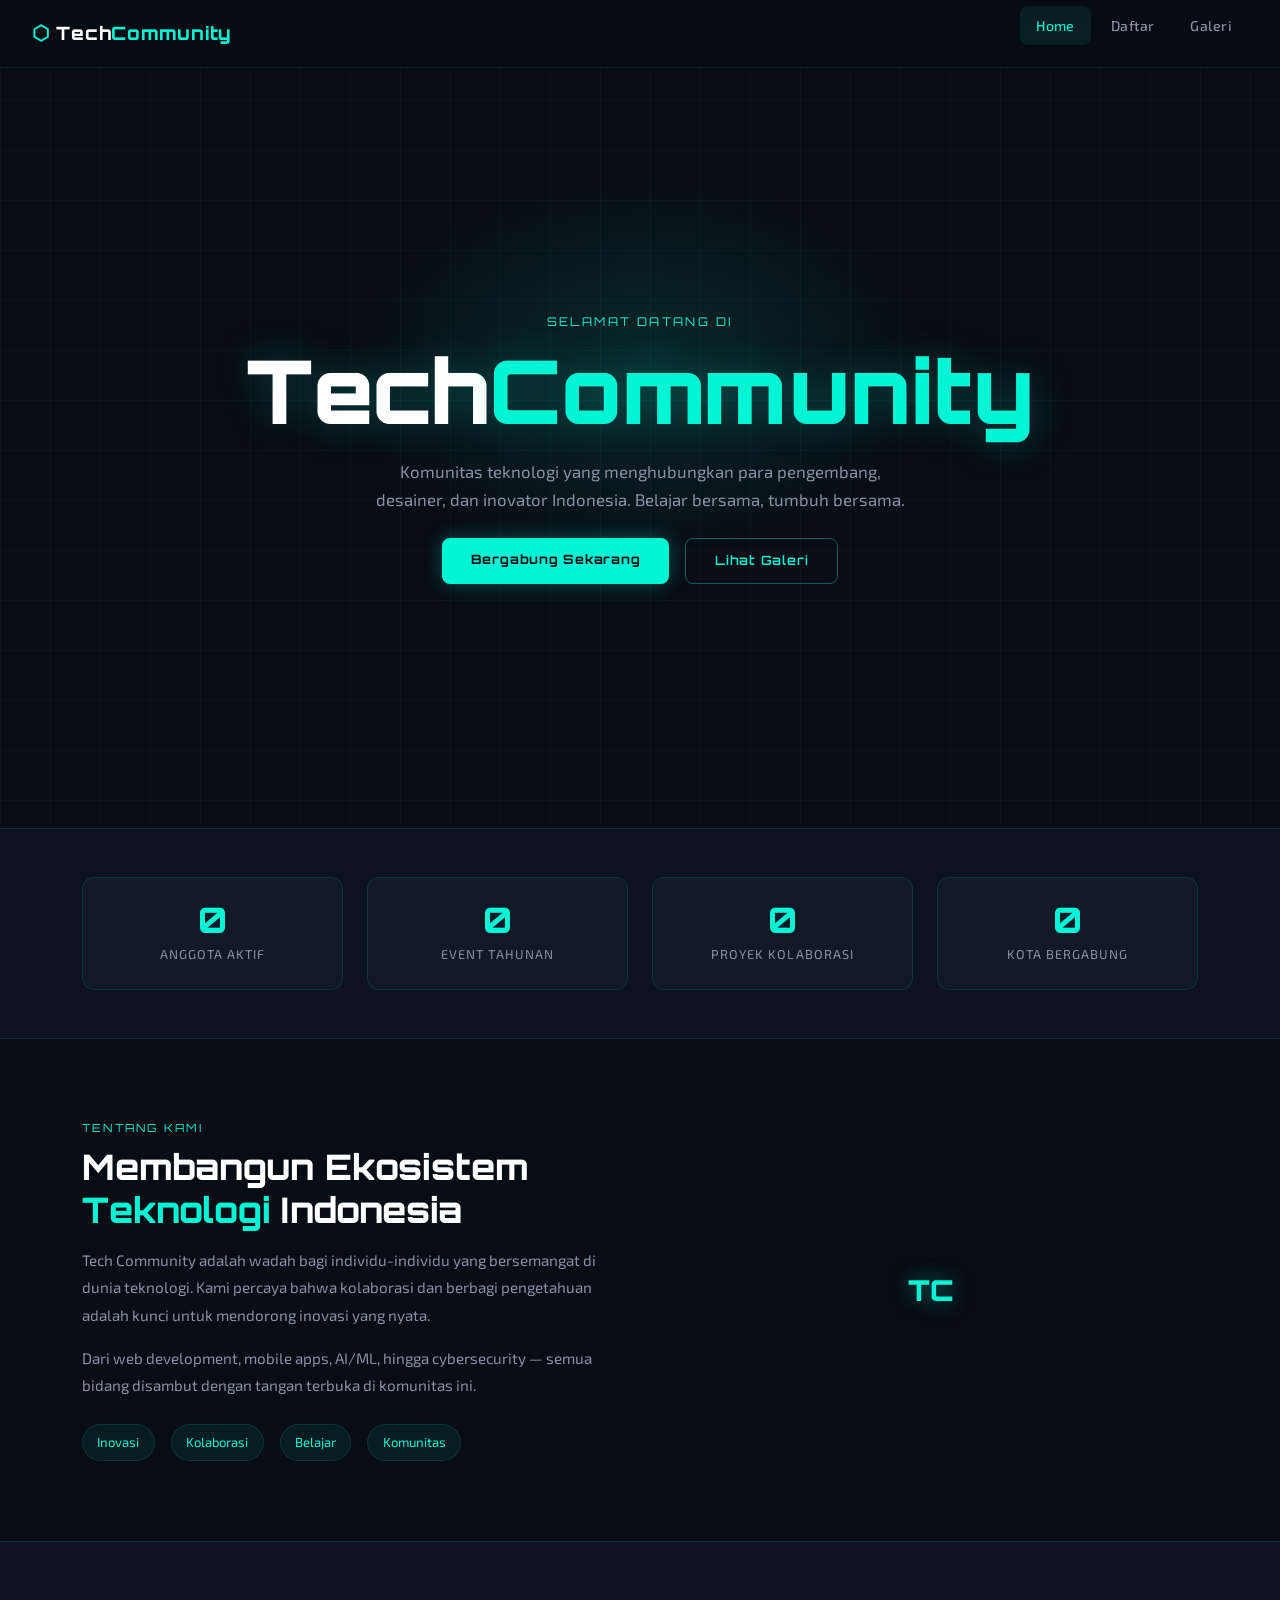
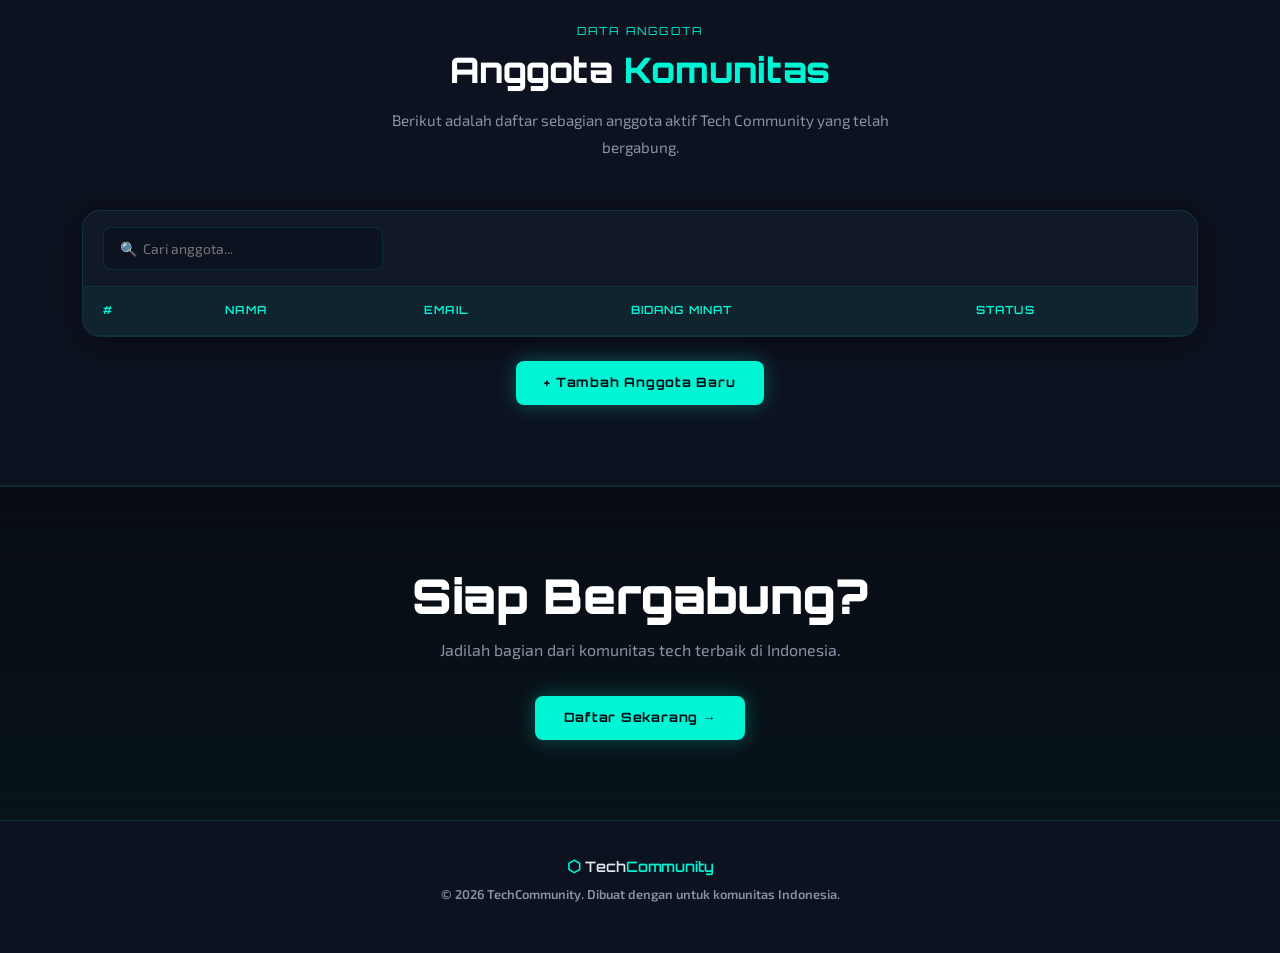
<file: index.html>
<!DOCTYPE html>
<html lang="id">
<head>
  <meta charset="UTF-8" />
  <meta name="viewport" content="width=device-width, initial-scale=1.0"/>
  <title>Tech Community</title>
  <link href="https://cdn.jsdelivr.net/npm/bootstrap@5.3.3/dist/css/bootstrap.min.css" rel="stylesheet"/>
  <link href="https://fonts.googleapis.com/css2?family=Orbitron:wght@400;600;800;900&family=Exo+2:ital,wght@0,300;0,400;0,500;0,600;1,300&display=swap" rel="stylesheet"/>
  <link rel="stylesheet" href="./style.css"/>
</head>
<body>

  <!-- ─── NAV ─────────────────────────────────────────────── -->
  <nav class="tc-nav">
    <div class="tc-nav__brand">
      <span class="brand-icon">⬡</span> Tech<span class="accent">Community</span>
    </div>
    <ul class="tc-nav__links">
      <li><a href="./index.html" class="active">Home</a></li>
      <li><a href="./form.html">Daftar</a></li>
      <li><a href="./gallery.html">Galeri</a></li>
    </ul>
  </nav>

  <!-- ─── HERO ─────────────────────────────────────────────── -->
  <header class="tc-hero">
    <div class="hero-grid-bg"></div>
    <div class="hero-glow"></div>
    <div class="container position-relative z-1 text-center py-5">
      <p class="hero-eyebrow">Selamat Datang di</p>
      <h1 class="hero-title">Tech<span class="accent">Community</span></h1>
      <p class="hero-sub">
        Komunitas teknologi yang menghubungkan para pengembang, desainer, dan inovator Indonesia.
        Belajar bersama, tumbuh bersama.
      </p>
      <div class="d-flex gap-3 justify-content-center flex-wrap mt-4">
        <a href="./form.html" class="btn-tc-primary">Bergabung Sekarang</a>
        <a href="./gallery.html" class="btn-tc-ghost">Lihat Galeri</a>
      </div>
    </div>
  </header>

  <!-- ─── STATS ─────────────────────────────────────────────── -->
  <section class="tc-stats">
    <div class="container">
      <div class="row g-4 justify-content-center">
        <div class="col-6 col-md-3">
          <div class="stat-card">
            <span class="stat-num" id="counter1">0</span>
            <span class="stat-label">Anggota Aktif</span>
          </div>
        </div>
        <div class="col-6 col-md-3">
          <div class="stat-card">
            <span class="stat-num" id="counter2">0</span>
            <span class="stat-label">Event Tahunan</span>
          </div>
        </div>
        <div class="col-6 col-md-3">
          <div class="stat-card">
            <span class="stat-num" id="counter3">0</span>
            <span class="stat-label">Proyek Kolaborasi</span>
          </div>
        </div>
        <div class="col-6 col-md-3">
          <div class="stat-card">
            <span class="stat-num" id="counter4">0</span>
            <span class="stat-label">Kota Bergabung</span>
          </div>
        </div>
      </div>
    </div>
  </section>

  <!-- ─── ABOUT ─────────────────────────────────────────────── -->
  <section class="tc-section">
    <div class="container">
      <div class="row align-items-center g-5">
        <div class="col-lg-6">
          <p class="section-eyebrow">Tentang Kami</p>
          <h2 class="section-title">Membangun Ekosistem <span class="accent">Teknologi</span> Indonesia</h2>
          <p class="section-text">
            Tech Community adalah wadah bagi individu-individu yang bersemangat di dunia teknologi.
            Kami percaya bahwa kolaborasi dan berbagi pengetahuan adalah kunci untuk mendorong
            inovasi yang nyata.
          </p>
          <p class="section-text">
            Dari web development, mobile apps, AI/ML, hingga cybersecurity — semua bidang
            disambut dengan tangan terbuka di komunitas ini.
          </p>
          <div class="d-flex gap-3 flex-wrap mt-4">
            <div class="feature-chip"> Inovasi</div>
            <div class="feature-chip"> Kolaborasi</div>
            <div class="feature-chip"> Belajar</div>
            <div class="feature-chip"> Komunitas</div>
          </div>
        </div>
        <div class="col-lg-6">
          <div class="about-visual">
           
            <div class="av-core">TC</div>
            
          </div>
        </div>
      </div>
    </div>
  </section>

  <!-- ─── MEMBER TABLE ─────────────────────────────────────── -->
  <section class="tc-section tc-section--alt">
    <div class="container">
      <div class="text-center mb-5">
        <p class="section-eyebrow">Data Anggota</p>
        <h2 class="section-title">Anggota <span class="accent">Komunitas</span></h2>
        <p class="section-text mx-auto" style="max-width:520px">
          Berikut adalah daftar sebagian anggota aktif Tech Community yang telah bergabung.
        </p>
      </div>

      <div class="tc-table-wrapper">
        <div class="table-toolbar">
          <input type="text" id="searchInput" class="tc-search" placeholder="🔍  Cari anggota..."/>
          <span class="table-count" id="tableCount"></span>
        </div>
        <div class="table-responsive">
          <table class="tc-table" id="memberTable">
            <thead>
              <tr>
                <th>#</th>
                <th>Nama</th>
                <th>Email</th>
                <th>Bidang Minat</th>
                <th>Status</th>
              </tr>
            </thead>
            <tbody id="memberTbody"></tbody>
          </table>
        </div>
      </div>

      <div class="text-center mt-4">
        <a href="./form.html" class="btn-tc-primary">+ Tambah Anggota Baru</a>
      </div>
    </div>
  </section>

  <!-- ─── CTA ─────────────────────────────────────────────────── -->
  <section class="tc-cta">
    <div class="container text-center">
      <h2 class="cta-title">Siap Bergabung?</h2>
      <p class="cta-sub">Jadilah bagian dari komunitas tech terbaik di Indonesia.</p>
      <a href="./form.html" class="btn-tc-primary mt-3">Daftar Sekarang →</a>
    </div>
  </section>

  <!-- ─── FOOTER ───────────────────────────────────────────── -->
  <footer class="tc-footer">
    <div class="container text-center">
      <p class="mb-1"><span class="brand-icon">⬡</span> Tech<span class="accent">Community</span></p>
      <p class="footer-sub">© 2026 TechCommunity. Dibuat dengan  untuk komunitas Indonesia.</p>
    </div>
  </footer>

  <script src="./app.js"></script>
  <script>
    // ── Init member table ───────────────────────────────────────
    renderTable();

    const searchInput = document.getElementById('searchInput');
    searchInput.addEventListener('input', function () {
      renderTable(this.value.toLowerCase());
    });

    // ── Counter animation ───────────────────────────────────────
    function animateCounter(id, target, suffix='') {
      let current = 0;
      const step = Math.ceil(target / 60);
      const el = document.getElementById(id);
      const timer = setInterval(() => {
        current = Math.min(current + step, target);
        el.textContent = current.toLocaleString('id-ID') + suffix;
        if (current >= target) clearInterval(timer);
      }, 25);
    }

    const observer = new IntersectionObserver(entries => {
      entries.forEach(e => {
        if (e.isIntersecting) {
          animateCounter('counter1', 1240, '+');
          animateCounter('counter2', 36, '');
          animateCounter('counter3', 87, '');
          animateCounter('counter4', 12, '');
          observer.disconnect();
        }
      });
    }, { threshold: 0.3 });
    observer.observe(document.querySelector('.tc-stats'));
  </script>
</body>
</html>
</file>
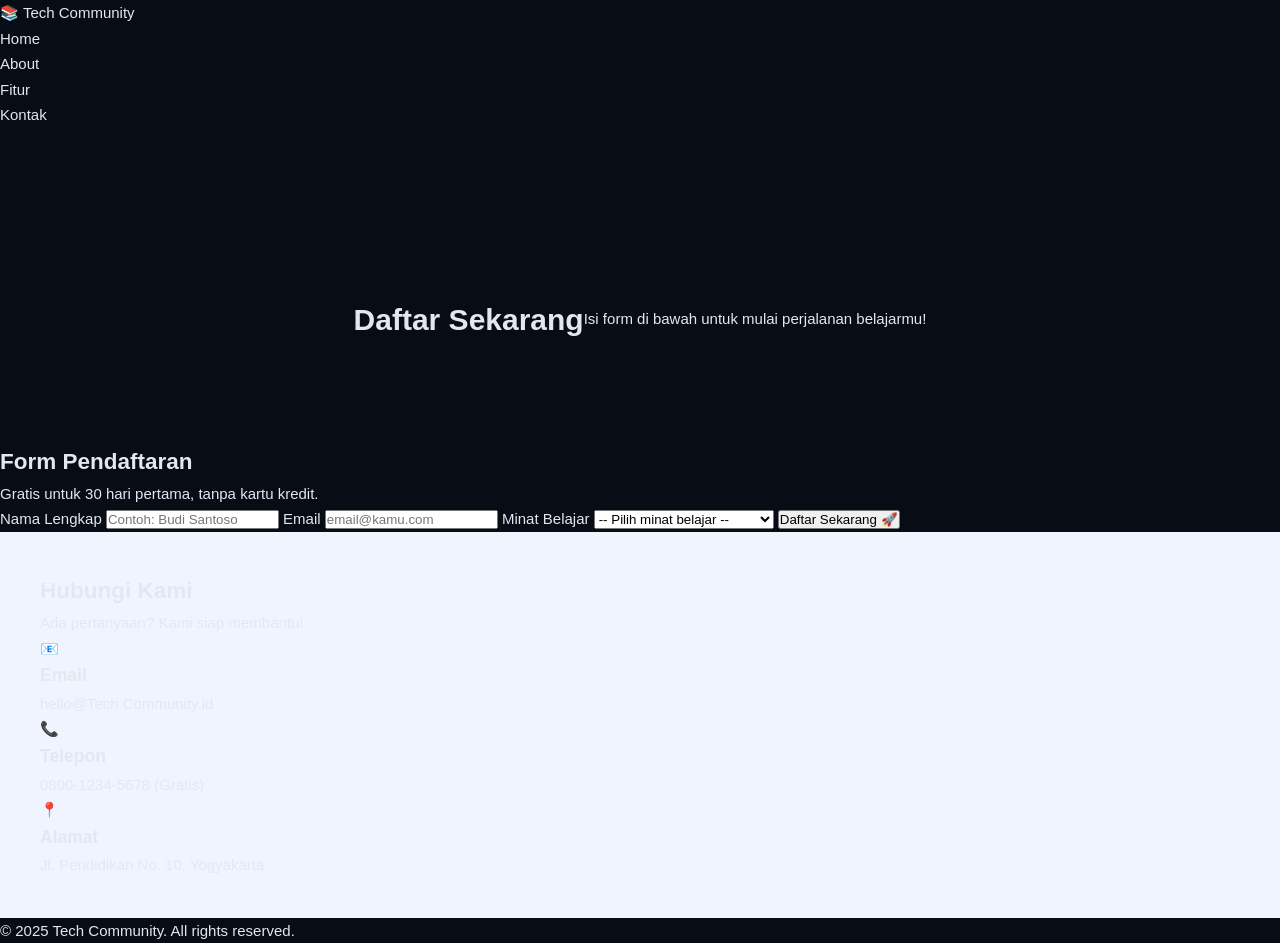
<file: contact.html>
<!DOCTYPE html>
<html lang="id">
<head>
  <meta charset="UTF-8" />
  <meta name="viewport" content="width=device-width, initial-scale=1.0" />
  <title>Kontak - Tech Community</title>
  <link rel="stylesheet" href="style.css" />
</head>
<body>

  <!-- NAVBAR -->
  <nav>
    <a href="index.html" class="logo">📚 Tech Community</a>
    <ul>
      <li><a href="index.html">Home</a></li>
      <li><a href="about.html">About</a></li>
      <li><a href="features.html">Fitur</a></li>
      <li><a href="contact.html">Kontak</a></li>
    </ul>
  </nav>

  <!-- PAGE HERO -->
  <div class="page-hero">
    <h1>Daftar Sekarang</h1>
    <p>Isi form di bawah untuk mulai perjalanan belajarmu!</p>
  </div>

  <!-- FORM SECTION -->
  <section class="section">
    <h2>Form Pendaftaran</h2>
    <p class="sub">Gratis untuk 30 hari pertama, tanpa kartu kredit.</p>

    <div class="form-wrap">
      <label for="nama">Nama Lengkap</label>
      <input type="text" id="nama" placeholder="Contoh: Budi Santoso" />

      <label for="email">Email</label>
      <input type="email" id="email" placeholder="email@kamu.com" />

      <label for="minat">Minat Belajar</label>
      <select id="minat">
        <option value="">-- Pilih minat belajar --</option>
        <option value="pemrograman">Pemrograman & Teknologi</option>
        <option value="desain">Desain Grafis & UI/UX</option>
        <option value="bisnis">Bisnis & Kewirausahaan</option>
        <option value="bahasa">Bahasa Asing</option>
        <option value="matematika">Matematika & Sains</option>
        <option value="lainnya">Lainnya</option>
      </select>

      <button onclick="kirimForm()">Daftar Sekarang 🚀</button>
    </div>
  </section>

  <!-- INFO KONTAK -->
  <section class="section" style="background:#f0f4ff; padding: 40px;">
    <h2>Hubungi Kami</h2>
    <p class="sub">Ada pertanyaan? Kami siap membantu!</p>
    <div class="cards">
      <div class="card">
        <div class="icon">📧</div>
        <h3>Email</h3>
        <p>hello@Tech Community.id</p>
      </div>
      <div class="card">
        <div class="icon">📞</div>
        <h3>Telepon</h3>
        <p>0800-1234-5678 (Gratis)</p>
      </div>
      <div class="card">
        <div class="icon">📍</div>
        <h3>Alamat</h3>
        <p>Jl. Pendidikan No. 10, Yogyakarta</p>
      </div>
    </div>
  </section>

  <!-- FOOTER -->
  <footer>
    <p>© 2025 Tech Community. All rights reserved.</p>
  </footer>

  <!-- JAVASCRIPT: Validasi & Alert -->
  <script>
    function kirimForm() {
      const nama = document.getElementById("nama").value.trim();
      const email = document.getElementById("email").value.trim();
      const minat = document.getElementById("minat").value;

      if (!nama || !email || !minat) {
        alert("⚠️ Harap isi semua field sebelum mendaftar!");
        return;
      }

      alert("✅ Pesan Anda terkirim!\n\nHalo, " + nama + "!\nTerima kasih sudah mendaftar di Tech Community. Kami akan menghubungi " + email + " segera. Selamat belajar! 🎓");

      // Reset form
      document.getElementById("nama").value = "";
      document.getElementById("email").value = "";
      document.getElementById("minat").value = "";
    }
  </script>

</body>
</html>
</file>
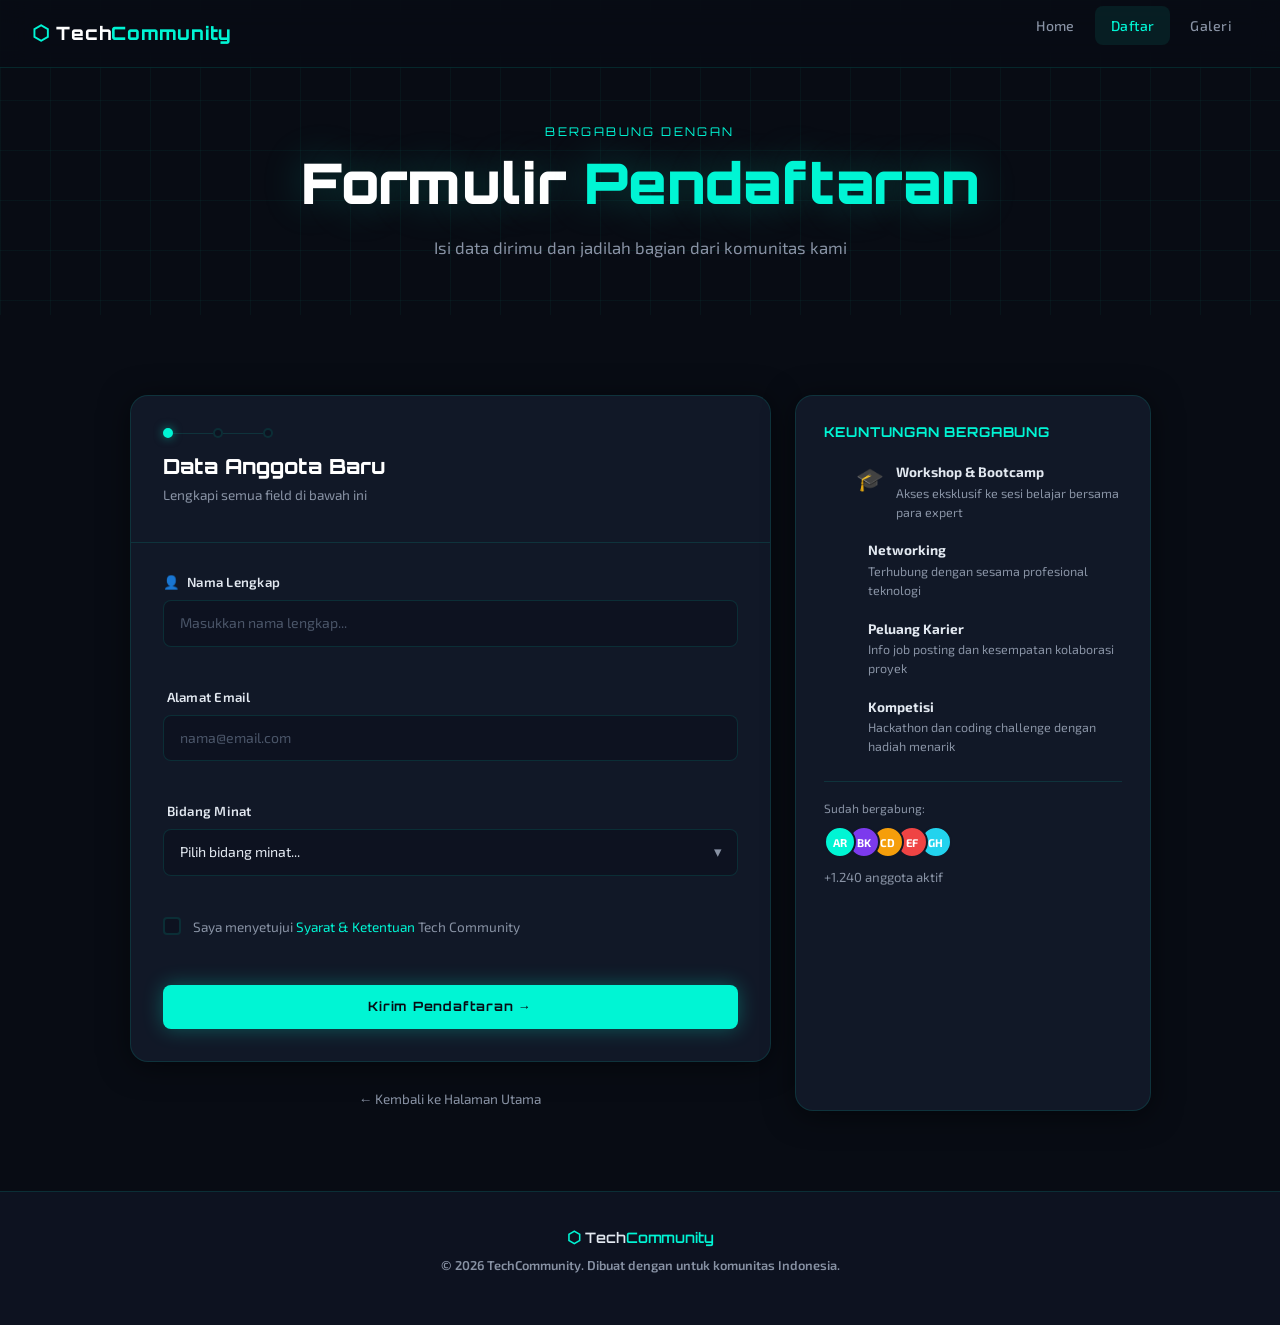
<file: form.html>
<!DOCTYPE html>
<html lang="id">
<head>
  <meta charset="UTF-8"/>
  <meta name="viewport" content="width=device-width, initial-scale=1.0"/>
  <title>Daftar Anggota — Tech Community</title>
  <link href="https://cdn.jsdelivr.net/npm/bootstrap@5.3.3/dist/css/bootstrap.min.css" rel="stylesheet"/>
  <link href="https://fonts.googleapis.com/css2?family=Orbitron:wght@400;600;800;900&family=Exo+2:ital,wght@0,300;0,400;0,500;0,600;1,300&display=swap" rel="stylesheet"/>
  <link rel="stylesheet" href="./style.css"/>
</head>
<body>

  <!-- ─── NAV ─────────────────────────────────────────────── -->
  <nav class="tc-nav">
    <div class="tc-nav__brand">
      <span class="brand-icon">⬡</span> Tech<span class="accent">Community</span>
    </div>
    <ul class="tc-nav__links">
      <li><a href="./index.html">Home</a></li>
      <li><a href="./form.html" class="active">Daftar</a></li>
      <li><a href="./gallery.html">Galeri</a></li>
    </ul>
  </nav>

  <!-- ─── PAGE HERO ───────────────────────────────────────── -->
  <div class="page-hero">
    <div class="hero-grid-bg"></div>
    <div class="container position-relative z-1 py-5 text-center">
      <p class="hero-eyebrow">Bergabung dengan</p>
      <h1 class="hero-title" style="font-size: clamp(2rem,5vw,3.5rem);">Formulir <span class="accent">Pendaftaran</span></h1>
      <p class="hero-sub">Isi data dirimu dan jadilah bagian dari komunitas kami</p>
    </div>
  </div>

  <!-- ─── FORM SECTION ─────────────────────────────────────── -->
  <section class="tc-section">
    <div class="container">
      <div class="row justify-content-center">
        <div class="col-lg-7">

          <!-- Form Card -->
          <div class="tc-card form-card" id="formCard">
            <div class="form-card__header">
              <div class="form-step-indicator">
                <span class="step-dot active"></span>
                <span class="step-line"></span>
                <span class="step-dot"></span>
                <span class="step-line"></span>
                <span class="step-dot"></span>
              </div>
              <h2 class="form-card__title">Data Anggota Baru</h2>
              <p class="form-card__sub">Lengkapi semua field di bawah ini</p>
            </div>

            <div class="form-card__body">

              <!-- Name -->
              <div class="tc-field" id="field-name">
                <label class="tc-label" for="inputName">
                  <span class="label-icon">👤</span> Nama Lengkap
                </label>
                <input type="text" id="inputName" class="tc-input"
                       placeholder="Masukkan nama lengkap..." autocomplete="off"/>
                <span class="tc-field__error" id="err-name"></span>
              </div>

              <!-- Email -->
              <div class="tc-field" id="field-email">
                <label class="tc-label" for="inputEmail">
                  <span class="label-icon"></span> Alamat Email
                </label>
                <input type="email" id="inputEmail" class="tc-input"
                       placeholder="nama@email.com" autocomplete="off"/>
                <span class="tc-field__error" id="err-email"></span>
              </div>

              <!-- Interest -->
              <div class="tc-field" id="field-interest">
                <label class="tc-label" for="inputInterest">
                  <span class="label-icon"></span> Bidang Minat
                </label>
                <div class="tc-select-wrapper">
                  <select id="inputInterest" class="tc-input tc-select">
                    <option value="" disabled selected>Pilih bidang minat...</option>
                    <option value="Web Development"> Web Development</option>
                    <option value="Mobile Development"> Mobile Development</option>
                    <option value="Artificial Intelligence"> Artificial Intelligence</option>
                    <option value="Cybersecurity"> Cybersecurity</option>
                    <option value="Cloud Computing"> Cloud Computing</option>
                    <option value="UI/UX Design"> UI/UX Design</option>
                    <option value="Data Science"> Data Science</option>
                    <option value="Game Development"> Game Development</option>
                    <option value="IoT & Embedded Systems"> IoT & Embedded Systems</option>
                    <option value="Blockchain">🔗 Blockchain</option>
                  </select>
                  <span class="select-arrow">▾</span>
                </div>
                <span class="tc-field__error" id="err-interest"></span>
              </div>

              <!-- Agreement -->
              <div class="tc-field">
                <label class="tc-checkbox-label">
                  <input type="checkbox" id="inputAgree" class="tc-checkbox"/>
                  <span class="tc-checkbox__box"></span>
                  <span>Saya menyetujui <span class="accent">Syarat & Ketentuan</span> Tech Community</span>
                </label>
                <span class="tc-field__error" id="err-agree"></span>
              </div>

              <!-- Submit -->
              <button id="btnSubmit" class="btn-tc-primary w-100 mt-2" onclick="handleSubmit()">
                <span id="btnText">Kirim Pendaftaran →</span>
                <span id="btnLoader" style="display:none"> Memproses...</span>
              </button>

            </div><!-- /form-card__body -->
          </div><!-- /form-card -->

          <!-- Success Card (hidden) -->
          <div class="tc-card success-card d-none" id="successCard">
            <div class="success-icon"></div>
            <h2 class="success-title">Pendaftaran Berhasil!</h2>
            <p class="success-sub">Data kamu telah tersimpan. Selamat bergabung!</p>
            <div class="success-data" id="successData"></div>
            <div class="d-flex gap-3 justify-content-center flex-wrap mt-4">
              <button class="btn-tc-ghost" onclick="resetForm()">Daftar Lagi</button>
              <a href="./index.html" class="btn-tc-primary">Lihat Daftar Anggota</a>
            </div>
          </div>

          <!-- Back link -->
          <div class="text-center mt-4">
            <a href="./index.html" class="back-link">← Kembali ke Halaman Utama</a>
          </div>

        </div><!-- /col -->

        <!-- Side info -->
        <div class="col-lg-4 d-none d-lg-block">
          <div class="tc-card side-info-card">
            <h3 class="side-info-card__title">Keuntungan Bergabung</h3>
            <ul class="benefit-list">
              <li>
                <span class="benefit-icon">🎓</span>
                <div>
                  <strong>Workshop & Bootcamp</strong>
                  <p>Akses eksklusif ke sesi belajar bersama para expert</p>
                </div>
              </li>
              <li>
                <span class="benefit-icon"></span>
                <div>
                  <strong>Networking</strong>
                  <p>Terhubung dengan sesama profesional teknologi</p>
                </div>
              </li>
              <li>
                <span class="benefit-icon"></span>
                <div>
                  <strong>Peluang Karier</strong>
                  <p>Info job posting dan kesempatan kolaborasi proyek</p>
                </div>
              </li>
              <li>
                <span class="benefit-icon"></span>
                <div>
                  <strong>Kompetisi</strong>
                  <p>Hackathon dan coding challenge dengan hadiah menarik</p>
                </div>
              </li>
            </ul>

            <div class="member-snippet mt-4">
              <p class="snippet-label">Sudah bergabung:</p>
              <div class="avatar-stack" id="avatarStack"></div>
              <p class="snippet-count" id="snippetCount">+1.240 anggota aktif</p>
            </div>
          </div>
        </div><!-- /col -->

      </div><!-- /row -->
    </div><!-- /container -->
  </section>

  <!-- ─── SESSION LOG ──────────────────────────────────────── -->
  <section class="tc-section tc-section--alt" id="logSection" style="display:none">
    <div class="container">
      <div class="text-center mb-4">
        <p class="section-eyebrow">Session Storage</p>
        <h2 class="section-title">Data yang <span class="accent">Tersimpan</span></h2>
        <p class="section-text">Data ini tersimpan sementara dalam array JavaScript selama sesi ini.</p>
      </div>
      <div class="tc-table-wrapper">
        <div class="table-responsive">
          <table class="tc-table" id="logTable">
            <thead>
              <tr>
                <th>#</th>
                <th>Nama</th>
                <th>Email</th>
                <th>Bidang Minat</th>
                <th>Waktu Daftar</th>
              </tr>
            </thead>
            <tbody id="logTbody"></tbody>
          </table>
        </div>
      </div>
    </div>
  </section>

  <!-- ─── FOOTER ───────────────────────────────────────────── -->
  <footer class="tc-footer">
    <div class="container text-center">
      <p class="mb-1"><span class="brand-icon">⬡</span> Tech<span class="accent">Community</span></p>
      <p class="footer-sub">© 2026 TechCommunity. Dibuat dengan  untuk komunitas Indonesia.</p>
    </div>
  </footer>

  <script src="./app.js"></script>
  <script>
    // Session-scoped registration array
    const sessionRegistrations = [];

    // Build avatar stack
    const colors = ['#00f5d4','#7c3aed','#f59e0b','#ef4444','#22d3ee','#a3e635'];
    const initials = ['AR','BK','CD','EF','GH'];
    const stack = document.getElementById('avatarStack');
    initials.forEach((init,i) => {
      const av = document.createElement('div');
      av.className = 'avatar-item';
      av.style.background = colors[i];
      av.style.zIndex = 10 - i;
      av.textContent = init;
      stack.appendChild(av);
    });

    function validate() {
      let valid = true;
      const name = document.getElementById('inputName').value.trim();
      const email = document.getElementById('inputEmail').value.trim();
      const interest = document.getElementById('inputInterest').value;
      const agree = document.getElementById('inputAgree').checked;

      // Reset
      ['name','email','interest','agree'].forEach(f => {
        document.getElementById('err-'+f).textContent = '';
        const field = document.getElementById('field-'+f);
        if (field) field.classList.remove('has-error');
      });

      if (!name) {
        document.getElementById('err-name').textContent = '⚠ Nama tidak boleh kosong';
        document.getElementById('field-name').classList.add('has-error');
        valid = false;
      } else if (name.length < 3) {
        document.getElementById('err-name').textContent = '⚠ Nama minimal 3 karakter';
        document.getElementById('field-name').classList.add('has-error');
        valid = false;
      }

      const emailRe = /^[^\s@]+@[^\s@]+\.[^\s@]+$/;
      if (!email) {
        document.getElementById('err-email').textContent = '⚠ Email tidak boleh kosong';
        document.getElementById('field-email').classList.add('has-error');
        valid = false;
      } else if (!emailRe.test(email)) {
        document.getElementById('err-email').textContent = '⚠ Format email tidak valid';
        document.getElementById('field-email').classList.add('has-error');
        valid = false;
      }

      if (!interest) {
        document.getElementById('err-interest').textContent = '⚠ Pilih bidang minat terlebih dahulu';
        document.getElementById('field-interest').classList.add('has-error');
        valid = false;
      }

      if (!agree) {
        document.getElementById('err-agree').textContent = '⚠ Kamu harus menyetujui syarat & ketentuan';
        valid = false;
      }

      return valid;
    }

    function handleSubmit() {
      if (!validate()) return;

      const name = document.getElementById('inputName').value.trim();
      const email = document.getElementById('inputEmail').value.trim();
      const interest = document.getElementById('inputInterest').value;
      const now = new Date().toLocaleString('id-ID');

      // Button loading state
      document.getElementById('btnText').style.display = 'none';
      document.getElementById('btnLoader').style.display = 'inline';
      document.getElementById('btnSubmit').disabled = true;

      setTimeout(() => {
        // Save to array
        const entry = { name, email, interest, time: now };
        sessionRegistrations.push(entry);
        addMember(name, email, interest);   // push to global array in app.js

        // Show success
        document.getElementById('formCard').classList.add('d-none');
        document.getElementById('successCard').classList.remove('d-none');

        document.getElementById('successData').innerHTML = `
          <div class="success-row"><span> Nama</span><strong>${name}</strong></div>
          <div class="success-row"><span> Email</span><strong>${email}</strong></div>
          <div class="success-row"><span> Minat</span><strong>${interest}</strong></div>
          <div class="success-row"><span> Waktu</span><strong>${now}</strong></div>
        `;

        // Update log table
        renderLogTable();
        document.getElementById('logSection').style.display = 'block';
      }, 1200);
    }

    function renderLogTable() {
      const tbody = document.getElementById('logTbody');
      tbody.innerHTML = '';
      sessionRegistrations.forEach((r, i) => {
        const tr = document.createElement('tr');
        tr.innerHTML = `
          <td>${i + 1}</td>
          <td>${r.name}</td>
          <td>${r.email}</td>
          <td><span class="interest-badge">${r.interest}</span></td>
          <td>${r.time}</td>
        `;
        tbody.appendChild(tr);
      });
    }

    function resetForm() {
      document.getElementById('inputName').value = '';
      document.getElementById('inputEmail').value = '';
      document.getElementById('inputInterest').value = '';
      document.getElementById('inputAgree').checked = false;
      document.getElementById('btnText').style.display = 'inline';
      document.getElementById('btnLoader').style.display = 'none';
      document.getElementById('btnSubmit').disabled = false;
      document.getElementById('formCard').classList.remove('d-none');
      document.getElementById('successCard').classList.add('d-none');
      ['name','email','interest'].forEach(f => {
        document.getElementById('err-'+f).textContent = '';
      });
    }
  </script>
</body>
</html>
</file>
<file: style.css>
/* ═══════════════════════════════════════════════════════════
   style.css — Tech Community Shared Stylesheet
   Theme: Dark Tech / Cyberpunk-inspired
   Fonts: Orbitron (display) + Exo 2 (body)
═══════════════════════════════════════════════════════════ */

/* ── CSS Variables ─────────────────────────────────────── */
:root {
  --bg:          #080c14;
  --bg-alt:      #0d1220;
  --bg-card:     #111827;
  --bg-card2:    #0f1724;
  --border:      rgba(0, 245, 212, 0.12);
  --border-glow: rgba(0, 245, 212, 0.35);
  --accent:      #00f5d4;
  --accent2:     #7c3aed;
  --text:        #e2e8f0;
  --text-muted:  #8892a4;
  --text-dim:    #4a5568;
  --radius:      12px;
  --radius-lg:   18px;
  --nav-h:       68px;
  --shadow-glow: 0 0 30px rgba(0, 245, 212, 0.15);
  --shadow-card: 0 4px 30px rgba(0, 0, 0, 0.5);
  --transition:  0.25s ease;
}

/* ── Reset & Base ──────────────────────────────────────── */
*, *::before, *::after { box-sizing: border-box; margin: 0; padding: 0; }

html { scroll-behavior: smooth; }

body {
  background: var(--bg);
  color: var(--text);
  font-family: 'Exo 2', sans-serif;
  font-size: 15px;
  line-height: 1.7;
  min-height: 100vh;
  overflow-x: hidden;
}

a { text-decoration: none; color: inherit; }
img { max-width: 100%; }

/* ── Typography ────────────────────────────────────────── */
.accent { color: var(--accent); }
.brand-icon { color: var(--accent); font-size: 1.1em; }

/* ═══════════════════════════════════════════════════════════
   NAVIGATION
═══════════════════════════════════════════════════════════ */
.tc-nav {
  position: fixed;
  top: 0; left: 0; right: 0;
  height: var(--nav-h);
  display: flex;
  align-items: center;
  justify-content: space-between;
  padding: 0 2rem;
  background: rgba(8, 12, 20, 0.85);
  backdrop-filter: blur(14px);
  border-bottom: 1px solid var(--border);
  z-index: 100;
}

.tc-nav__brand {
  font-family: 'Orbitron', sans-serif;
  font-weight: 800;
  font-size: 1.15rem;
  letter-spacing: 0.04em;
  color: #fff;
}

.tc-nav__links {
  display: flex;
  list-style: none;
  gap: 0.25rem;
}

.tc-nav__links a {
  display: block;
  padding: 0.45rem 1rem;
  border-radius: 8px;
  font-weight: 500;
  font-size: 0.88rem;
  color: var(--text-muted);
  letter-spacing: 0.03em;
  transition: var(--transition);
}

.tc-nav__links a:hover,
.tc-nav__links a.active {
  color: var(--accent);
  background: rgba(0, 245, 212, 0.08);
}

/* ═══════════════════════════════════════════════════════════
   HERO
═══════════════════════════════════════════════════════════ */
.tc-hero, .page-hero {
  position: relative;
  min-height: 92vh;
  display: flex;
  align-items: center;
  justify-content: center;
  padding-top: var(--nav-h);
  overflow: hidden;
}

.page-hero {
  min-height: 35vh;
}

/* Grid background */
.hero-grid-bg {
  position: absolute;
  inset: 0;
  background-image:
    linear-gradient(rgba(0, 245, 212, 0.04) 1px, transparent 1px),
    linear-gradient(90deg, rgba(0, 245, 212, 0.04) 1px, transparent 1px);
  background-size: 50px 50px;
}

/* Glow blob */
.hero-glow {
  position: absolute;
  top: 20%; left: 50%;
  transform: translateX(-50%);
  width: 600px; height: 400px;
  background: radial-gradient(ellipse, rgba(0, 245, 212, 0.12) 0%, transparent 70%);
  pointer-events: none;
}

.z-1 { position: relative; z-index: 1; }

.hero-eyebrow {
  font-family: 'Orbitron', sans-serif;
  font-size: 0.75rem;
  letter-spacing: 0.2em;
  text-transform: uppercase;
  color: var(--accent);
  margin-bottom: 0.75rem;
}

.hero-title {
  font-family: 'Orbitron', sans-serif;
  font-size: clamp(2.8rem, 8vw, 5.5rem);
  font-weight: 900;
  line-height: 1.05;
  color: #fff;
  margin-bottom: 1.25rem;
  text-shadow: 0 0 40px rgba(0, 245, 212, 0.25);
  animation: fadeInUp 0.9s ease both;
}

.hero-sub {
  font-size: 1.05rem;
  color: var(--text-muted);
  max-width: 540px;
  margin: 0 auto;
  animation: fadeInUp 0.9s 0.2s ease both;
}

@keyframes fadeInUp {
  from { opacity: 0; transform: translateY(24px); }
  to   { opacity: 1; transform: translateY(0); }
}

/* ═══════════════════════════════════════════════════════════
   BUTTONS
═══════════════════════════════════════════════════════════ */
.btn-tc-primary {
  display: inline-block;
  padding: 0.7rem 1.8rem;
  background: var(--accent);
  color: #080c14;
  font-family: 'Orbitron', sans-serif;
  font-weight: 700;
  font-size: 0.8rem;
  letter-spacing: 0.06em;
  border: none;
  border-radius: 8px;
  cursor: pointer;
  transition: var(--transition);
  box-shadow: 0 0 20px rgba(0, 245, 212, 0.3);
}

.btn-tc-primary:hover {
  background: #00dbc1;
  transform: translateY(-2px);
  box-shadow: 0 0 30px rgba(0, 245, 212, 0.5);
  color: #080c14;
}

.btn-tc-ghost {
  display: inline-block;
  padding: 0.7rem 1.8rem;
  background: transparent;
  color: var(--accent);
  font-family: 'Orbitron', sans-serif;
  font-weight: 600;
  font-size: 0.8rem;
  letter-spacing: 0.06em;
  border: 1px solid var(--border-glow);
  border-radius: 8px;
  cursor: pointer;
  transition: var(--transition);
}

.btn-tc-ghost:hover {
  background: rgba(0, 245, 212, 0.08);
  border-color: var(--accent);
  transform: translateY(-2px);
  color: var(--accent);
}

/* ═══════════════════════════════════════════════════════════
   STATS
═══════════════════════════════════════════════════════════ */
.tc-stats {
  padding: 3rem 0;
  background: var(--bg-alt);
  border-top: 1px solid var(--border);
  border-bottom: 1px solid var(--border);
}

.stat-card {
  display: flex;
  flex-direction: column;
  align-items: center;
  text-align: center;
  padding: 1.5rem;
  background: var(--bg-card);
  border: 1px solid var(--border);
  border-radius: var(--radius);
  transition: var(--transition);
}

.stat-card:hover {
  border-color: var(--border-glow);
  box-shadow: var(--shadow-glow);
}

.stat-num {
  font-family: 'Orbitron', sans-serif;
  font-size: 2.2rem;
  font-weight: 800;
  color: var(--accent);
  line-height: 1;
}

.stat-label {
  font-size: 0.8rem;
  color: var(--text-muted);
  margin-top: 0.4rem;
  text-transform: uppercase;
  letter-spacing: 0.08em;
}

/* ═══════════════════════════════════════════════════════════
   SECTIONS
═══════════════════════════════════════════════════════════ */
.tc-section {
  padding: 5rem 0;
  background: var(--bg);
}

.tc-section--alt {
  background: var(--bg-alt);
  border-top: 1px solid var(--border);
  border-bottom: 1px solid var(--border);
}

.section-eyebrow {
  font-family: 'Orbitron', sans-serif;
  font-size: 0.7rem;
  letter-spacing: 0.2em;
  text-transform: uppercase;
  color: var(--accent);
  margin-bottom: 0.5rem;
}

.section-title {
  font-family: 'Orbitron', sans-serif;
  font-size: clamp(1.5rem, 3vw, 2.2rem);
  font-weight: 800;
  color: #fff;
  margin-bottom: 1rem;
  line-height: 1.2;
}

.section-text {
  color: var(--text-muted);
  font-size: 0.95rem;
  line-height: 1.8;
}

/* ═══════════════════════════════════════════════════════════
   ABOUT VISUAL (animated orbit)
═══════════════════════════════════════════════════════════ */
.about-visual {
  position: relative;
  width: 320px; height: 320px;
  margin: 0 auto;
}

.av-ring {
  position: absolute;
  inset: 0;
  border-radius: 50%;
  border: 1px solid var(--border);
}

.av-ring--1 { animation: spin 20s linear infinite; }
.av-ring--2 {
  inset: 30px;
  border-color: rgba(124, 58, 237, 0.2);
  animation: spin 14s linear infinite reverse;
}
.av-ring--3 {
  inset: 60px;
  border-color: rgba(0, 245, 212, 0.15);
  animation: spin 8s linear infinite;
}

@keyframes spin {
  from { transform: rotate(0deg); }
  to   { transform: rotate(360deg); }
}

.av-core {
  position: absolute;
  inset: 0;
  display: flex;
  align-items: center;
  justify-content: center;
  font-family: 'Orbitron', sans-serif;
  font-weight: 900;
  font-size: 1.8rem;
  color: var(--accent);
  text-shadow: 0 0 20px rgba(0, 245, 212, 0.5);
}

.av-dot {
  position: absolute;
  width: 44px; height: 44px;
  top: 50%; left: 50%;
  transform: translate(-50%, -50%)
             rotate(var(--a))
             translateY(-130px);
  display: flex;
  align-items: center;
  justify-content: center;
  background: var(--bg-card);
  border: 1px solid var(--border);
  border-radius: 50%;
  font-size: 1.2rem;
  animation: spin calc(20s + var(--a) * 0.05) linear infinite;
}

/* ── Feature chips ──────────────────────────────────────── */
.feature-chip {
  display: inline-block;
  padding: 0.4rem 0.9rem;
  background: rgba(0, 245, 212, 0.07);
  border: 1px solid var(--border);
  border-radius: 100px;
  font-size: 0.82rem;
  color: var(--accent);
  transition: var(--transition);
}

.feature-chip:hover {
  background: rgba(0, 245, 212, 0.14);
  border-color: var(--border-glow);
}

/* ═══════════════════════════════════════════════════════════
   TABLE
═══════════════════════════════════════════════════════════ */
.tc-table-wrapper {
  background: var(--bg-card);
  border: 1px solid var(--border);
  border-radius: var(--radius-lg);
  overflow: hidden;
  box-shadow: var(--shadow-card);
}

.table-toolbar {
  display: flex;
  align-items: center;
  justify-content: space-between;
  padding: 1rem 1.25rem;
  border-bottom: 1px solid var(--border);
  gap: 1rem;
  flex-wrap: wrap;
}

.tc-search {
  background: var(--bg-alt);
  border: 1px solid var(--border);
  border-radius: 8px;
  color: var(--text);
  padding: 0.55rem 1rem;
  font-family: 'Exo 2', sans-serif;
  font-size: 0.87rem;
  width: 280px;
  outline: none;
  transition: var(--transition);
}

.tc-search:focus {
  border-color: var(--accent);
  box-shadow: 0 0 0 3px rgba(0, 245, 212, 0.1);
}

.table-count {
  font-size: 0.8rem;
  color: var(--text-muted);
  white-space: nowrap;
}

.tc-table {
  width: 100%;
  border-collapse: collapse;
  font-size: 0.88rem;
}

.tc-table th {
  background: rgba(0, 245, 212, 0.05);
  color: var(--accent);
  font-family: 'Orbitron', sans-serif;
  font-size: 0.7rem;
  letter-spacing: 0.1em;
  font-weight: 600;
  text-transform: uppercase;
  padding: 0.9rem 1.25rem;
  text-align: left;
  border-bottom: 1px solid var(--border);
}

.tc-table td {
  padding: 0.85rem 1.25rem;
  border-bottom: 1px solid rgba(0, 245, 212, 0.05);
  color: var(--text);
  vertical-align: middle;
}

.tc-table tr:hover td {
  background: rgba(0, 245, 212, 0.03);
}

.tc-table tr:last-child td { border-bottom: none; }

.member-name-cell {
  display: flex;
  align-items: center;
  gap: 0.6rem;
}

.member-avatar {
  width: 32px; height: 32px;
  border-radius: 50%;
  background: linear-gradient(135deg, var(--accent), var(--accent2));
  display: flex;
  align-items: center;
  justify-content: center;
  font-weight: 700;
  font-size: 0.8rem;
  color: #fff;
  flex-shrink: 0;
}

.email-cell {
  color: var(--text-muted);
  font-size: 0.83rem;
}

.interest-badge {
  display: inline-block;
  padding: 0.25rem 0.65rem;
  background: rgba(0, 245, 212, 0.08);
  border: 1px solid rgba(0, 245, 212, 0.2);
  border-radius: 100px;
  font-size: 0.75rem;
  color: var(--accent);
}

.status-badge {
  display: inline-block;
  padding: 0.2rem 0.6rem;
  border-radius: 100px;
  font-size: 0.73rem;
  font-weight: 600;
}

.status-aktif   { background: rgba(34, 197, 94, 0.12); color: #22c55e; border: 1px solid rgba(34, 197, 94, 0.2); }
.status-inactive{ background: rgba(148, 163, 184, 0.1); color: #94a3b8; border: 1px solid rgba(148, 163, 184, 0.2); }
.status-baru    { background: rgba(124, 58, 237, 0.12); color: #a78bfa; border: 1px solid rgba(124, 58, 237, 0.3); }

.empty-row {
  text-align: center;
  color: var(--text-muted);
  padding: 2.5rem !important;
}

/* ═══════════════════════════════════════════════════════════
   CTA
═══════════════════════════════════════════════════════════ */
.tc-cta {
  padding: 5rem 0;
  background: linear-gradient(180deg, var(--bg) 0%, rgba(0, 245, 212, 0.03) 100%);
  border-top: 1px solid var(--border);
}

.cta-title {
  font-family: 'Orbitron', sans-serif;
  font-size: clamp(1.8rem, 4vw, 3rem);
  font-weight: 900;
  color: #fff;
  margin-bottom: 0.75rem;
}

.cta-sub {
  color: var(--text-muted);
  font-size: 1rem;
}

/* ═══════════════════════════════════════════════════════════
   FOOTER
═══════════════════════════════════════════════════════════ */
.tc-footer {
  padding: 2rem 0;
  background: var(--bg-alt);
  border-top: 1px solid var(--border);
  font-family: 'Orbitron', sans-serif;
  font-size: 0.9rem;
  font-weight: 600;
}

.footer-sub {
  font-family: 'Exo 2', sans-serif;
  font-size: 0.8rem;
  color: var(--text-muted);
  margin-top: 0.25rem;
}

/* ── Back link ──────────────────────────────────────────── */
.back-link {
  font-size: 0.85rem;
  color: var(--text-muted);
  transition: var(--transition);
}

.back-link:hover {
  color: var(--accent);
}

/* ═══════════════════════════════════════════════════════════
   FORM PAGE
═══════════════════════════════════════════════════════════ */
.tc-card {
  background: var(--bg-card);
  border: 1px solid var(--border);
  border-radius: var(--radius-lg);
  box-shadow: var(--shadow-card);
  overflow: hidden;
}

.form-card__header {
  padding: 2rem 2rem 1.25rem;
  border-bottom: 1px solid var(--border);
}

.form-card__title {
  font-family: 'Orbitron', sans-serif;
  font-size: 1.3rem;
  font-weight: 800;
  color: #fff;
  margin-top: 1rem;
  margin-bottom: 0.25rem;
}

.form-card__sub {
  font-size: 0.85rem;
  color: var(--text-muted);
}

.form-card__body {
  padding: 1.75rem 2rem 2rem;
  display: flex;
  flex-direction: column;
  gap: 1.25rem;
}

/* Step indicator */
.form-step-indicator {
  display: flex;
  align-items: center;
  gap: 0;
}

.step-dot {
  width: 10px; height: 10px;
  border-radius: 50%;
  background: var(--bg-alt);
  border: 2px solid var(--border);
  transition: var(--transition);
}

.step-dot.active {
  background: var(--accent);
  border-color: var(--accent);
  box-shadow: 0 0 10px rgba(0, 245, 212, 0.5);
}

.step-line {
  flex: 1;
  height: 1px;
  background: var(--border);
  max-width: 40px;
}

/* Fields */
.tc-field {
  display: flex;
  flex-direction: column;
  gap: 0.4rem;
}

.tc-label {
  font-size: 0.83rem;
  font-weight: 600;
  color: var(--text);
  letter-spacing: 0.02em;
}

.label-icon { margin-right: 0.25rem; }

.tc-input {
  background: var(--bg-alt);
  border: 1px solid var(--border);
  border-radius: 8px;
  color: var(--text);
  padding: 0.65rem 1rem;
  font-family: 'Exo 2', sans-serif;
  font-size: 0.88rem;
  width: 100%;
  outline: none;
  transition: var(--transition);
  -webkit-appearance: none;
  appearance: none;
}

.tc-input:focus {
  border-color: var(--accent);
  box-shadow: 0 0 0 3px rgba(0, 245, 212, 0.1);
}

.tc-input::placeholder { color: var(--text-dim); }

.tc-select-wrapper { position: relative; }
.select-arrow {
  position: absolute;
  right: 1rem;
  top: 50%; transform: translateY(-50%);
  color: var(--text-muted);
  pointer-events: none;
}

.tc-field__error {
  font-size: 0.78rem;
  color: #f87171;
  min-height: 1em;
}

.tc-field.has-error .tc-input {
  border-color: #f87171;
  box-shadow: 0 0 0 3px rgba(248, 113, 113, 0.1);
}

/* Checkbox */
.tc-checkbox-label {
  display: flex;
  align-items: flex-start;
  gap: 0.75rem;
  cursor: pointer;
  font-size: 0.85rem;
  color: var(--text-muted);
}

.tc-checkbox { display: none; }

.tc-checkbox__box {
  width: 18px; height: 18px;
  border: 2px solid var(--border);
  border-radius: 4px;
  background: var(--bg-alt);
  flex-shrink: 0;
  margin-top: 2px;
  transition: var(--transition);
  position: relative;
}

.tc-checkbox:checked + .tc-checkbox__box {
  background: var(--accent);
  border-color: var(--accent);
}

.tc-checkbox:checked + .tc-checkbox__box::after {
  content: '✓';
  position: absolute;
  top: 50%; left: 50%;
  transform: translate(-50%, -50%);
  font-size: 11px;
  color: #080c14;
  font-weight: 800;
}

/* Success card */
.success-card {
  padding: 3rem 2rem;
  text-align: center;
}

.success-icon {
  font-size: 4rem;
  margin-bottom: 1rem;
  animation: popIn 0.5s cubic-bezier(0.34,1.56,0.64,1) both;
}

@keyframes popIn {
  from { transform: scale(0); opacity: 0; }
  to   { transform: scale(1); opacity: 1; }
}

.success-title {
  font-family: 'Orbitron', sans-serif;
  font-size: 1.5rem;
  font-weight: 800;
  color: var(--accent);
  margin-bottom: 0.5rem;
}

.success-sub {
  color: var(--text-muted);
  margin-bottom: 1.5rem;
}

.success-data {
  background: var(--bg-alt);
  border: 1px solid var(--border);
  border-radius: var(--radius);
  overflow: hidden;
}

.success-row {
  display: flex;
  justify-content: space-between;
  padding: 0.65rem 1rem;
  font-size: 0.87rem;
  border-bottom: 1px solid var(--border);
}

.success-row:last-child { border-bottom: none; }
.success-row span { color: var(--text-muted); }
.success-row strong { color: var(--text); }

/* Side info card */
.side-info-card { padding: 1.75rem; height: 100%; }

.side-info-card__title {
  font-family: 'Orbitron', sans-serif;
  font-size: 0.85rem;
  font-weight: 700;
  color: var(--accent);
  letter-spacing: 0.06em;
  text-transform: uppercase;
  margin-bottom: 1.25rem;
}

.benefit-list {
  list-style: none;
  display: flex;
  flex-direction: column;
  gap: 1rem;
}

.benefit-list li {
  display: flex;
  gap: 0.75rem;
  align-items: flex-start;
}

.benefit-icon { font-size: 1.4rem; flex-shrink: 0; }

.benefit-list strong {
  display: block;
  font-size: 0.85rem;
  color: var(--text);
  margin-bottom: 0.1rem;
}

.benefit-list p {
  font-size: 0.78rem;
  color: var(--text-muted);
  line-height: 1.5;
  margin: 0;
}

.member-snippet { border-top: 1px solid var(--border); padding-top: 1rem; }

.snippet-label {
  font-size: 0.75rem;
  color: var(--text-muted);
  margin-bottom: 0.5rem;
}

.avatar-stack { display: flex; margin-bottom: 0.5rem; }

.avatar-item {
  width: 32px; height: 32px;
  border-radius: 50%;
  border: 2px solid var(--bg-card);
  display: flex;
  align-items: center;
  justify-content: center;
  font-size: 0.7rem;
  font-weight: 700;
  color: #fff;
  margin-right: -8px;
}

.snippet-count {
  font-size: 0.82rem;
  color: var(--text-muted);
  margin: 0;
}

/* ═══════════════════════════════════════════════════════════
   GALLERY PAGE
═══════════════════════════════════════════════════════════ */

/* ── Image viewer ───────────────────────────────────────── */
.img-viewer-wrapper {
  max-width: 800px;
  margin: 0 auto 1.5rem;
}

.img-viewer {
  position: relative;
  border-radius: var(--radius-lg);
  overflow: hidden;
  border: 1px solid var(--border);
  background: #000;
  aspect-ratio: 16/9;
  box-shadow: var(--shadow-card);
}

.main-img {
  width: 100%;
  height: 100%;
  object-fit: cover;
  transition: opacity 0.3s ease;
}

.img-overlay {
  position: absolute;
  bottom: 0; left: 0; right: 0;
  background: linear-gradient(transparent, rgba(0,0,0,0.8));
  padding: 2rem 1.25rem 1.25rem;
}

.img-overlay p {
  color: #fff;
  font-size: 0.9rem;
  margin: 0;
}

.img-nav {
  position: absolute;
  top: 50%; transform: translateY(-50%);
  background: rgba(0,0,0,0.5);
  border: 1px solid rgba(255,255,255,0.2);
  color: #fff;
  font-size: 1.8rem;
  width: 46px; height: 46px;
  border-radius: 50%;
  cursor: pointer;
  display: flex;
  align-items: center;
  justify-content: center;
  transition: var(--transition);
  line-height: 1;
  padding: 0;
}

.img-nav--left  { left: 1rem; }
.img-nav--right { right: 1rem; }

.img-nav:hover {
  background: rgba(0, 245, 212, 0.3);
  border-color: var(--accent);
}

.img-counter {
  position: absolute;
  top: 1rem; right: 1rem;
  background: rgba(0,0,0,0.55);
  color: #fff;
  font-size: 0.75rem;
  padding: 0.25rem 0.7rem;
  border-radius: 100px;
  backdrop-filter: blur(4px);
}

.thumb-strip {
  display: flex;
  gap: 0.6rem;
  justify-content: center;
  flex-wrap: wrap;
}

.thumb-item {
  width: 90px;
  border-radius: 8px;
  overflow: hidden;
  border: 2px solid transparent;
  cursor: pointer;
  transition: var(--transition);
  position: relative;
}

.thumb-item img {
  width: 100%;
  height: 60px;
  object-fit: cover;
  display: block;
}

.thumb-item.active {
  border-color: var(--accent);
  box-shadow: 0 0 12px rgba(0, 245, 212, 0.3);
}

.thumb-tag {
  display: block;
  font-size: 0.6rem;
  text-align: center;
  background: var(--bg-card);
  color: var(--text-muted);
  padding: 0.2rem 0;
}

/* ── Video ──────────────────────────────────────────────── */
.video-card {
  overflow: hidden;
  padding: 0;
}

.video-wrapper {
  position: relative;
  aspect-ratio: 16/9;
  background: #000;
}

.video-wrapper iframe {
  position: absolute;
  inset: 0;
  width: 100%;
  height: 100%;
}

.video-meta {
  padding: 1.25rem;
}

.video-badge {
  display: inline-block;
  font-size: 0.72rem;
  background: rgba(0, 245, 212, 0.1);
  color: var(--accent);
  border: 1px solid var(--border);
  padding: 0.2rem 0.6rem;
  border-radius: 4px;
  margin-bottom: 0.5rem;
  letter-spacing: 0.05em;
}

.video-title {
  font-family: 'Orbitron', sans-serif;
  font-size: 1rem;
  font-weight: 700;
  color: #fff;
  margin-bottom: 0.4rem;
}

.video-desc {
  font-size: 0.83rem;
  color: var(--text-muted);
  margin: 0;
}

/* Playlist */
.playlist-card { padding: 1.25rem; height: 100%; }

.playlist-title {
  font-family: 'Orbitron', sans-serif;
  font-size: 0.8rem;
  color: var(--accent);
  margin-bottom: 0.75rem;
  text-transform: uppercase;
  letter-spacing: 0.08em;
}

.playlist-item {
  display: flex;
  align-items: center;
  gap: 0.75rem;
  padding: 0.65rem 0.75rem;
  border-radius: 8px;
  cursor: pointer;
  border: 1px solid transparent;
  transition: var(--transition);
  margin-bottom: 0.4rem;
}

.playlist-item:hover,
.playlist-item.active {
  background: rgba(0, 245, 212, 0.07);
  border-color: var(--border);
}

.playlist-item.active .pl-duration { color: var(--accent); }

.pl-thumb {
  font-size: 0.8rem;
  color: var(--text-muted);
  flex-shrink: 0;
}

.pl-info { flex: 1; overflow: hidden; }

.pl-title {
  font-size: 0.82rem;
  color: var(--text);
  white-space: nowrap;
  overflow: hidden;
  text-overflow: ellipsis;
  margin: 0;
}

.pl-duration {
  font-size: 0.72rem;
  color: var(--text-muted);
}

/* ── Audio ──────────────────────────────────────────────── */
.audio-player-card { padding: 2rem; }

/* Waveform */
.waveform-visual {
  height: 70px;
  margin-bottom: 1.5rem;
  display: flex;
  align-items: center;
  justify-content: center;
  overflow: hidden;
  border-radius: 8px;
  background: var(--bg-alt);
  border: 1px solid var(--border);
}

.waveform-bars {
  display: flex;
  align-items: center;
  gap: 3px;
  height: 100%;
  padding: 8px;
}

.wbar {
  flex: 1;
  min-width: 3px;
  max-width: 5px;
  border-radius: 3px;
  background: var(--border-glow);
  height: 20%;
  transition: height 0.1s ease;
}

.waveform-bars.playing .wbar {
  animation: waveAnim 1.2s ease-in-out infinite alternate;
  background: var(--accent);
  opacity: 0.8;
}

@keyframes waveAnim {
  0%   { height: 15%; }
  100% { height: calc(20% + (var(--i, 1) * 5%)); }
}

.waveform-bars.playing .wbar:nth-child(3n)   { animation-duration: 0.9s; }
.waveform-bars.playing .wbar:nth-child(5n)   { animation-duration: 1.4s; height: 80%; }
.waveform-bars.playing .wbar:nth-child(7n)   { animation-duration: 0.7s; }
.waveform-bars.playing .wbar:nth-child(even) { animation-direction: alternate-reverse; }

/* Track info */
.audio-track-info {
  display: flex;
  align-items: center;
  gap: 1rem;
  margin-bottom: 1.25rem;
}

.track-art {
  font-size: 2.5rem;
  background: linear-gradient(135deg, rgba(0,245,212,0.15), rgba(124,58,237,0.15));
  border: 1px solid var(--border);
  border-radius: 12px;
  width: 60px; height: 60px;
  display: flex;
  align-items: center;
  justify-content: center;
  flex-shrink: 0;
}

.track-title {
  font-family: 'Orbitron', sans-serif;
  font-size: 0.95rem;
  font-weight: 700;
  color: #fff;
  margin-bottom: 0.2rem;
}

.track-sub {
  font-size: 0.78rem;
  color: var(--text-muted);
  margin: 0;
}

/* Progress */
.audio-progress-wrap {
  display: flex;
  align-items: center;
  gap: 0.75rem;
  margin-bottom: 1.25rem;
}

.time-label {
  font-size: 0.75rem;
  color: var(--text-muted);
  font-family: 'Orbitron', sans-serif;
  min-width: 32px;
}

.audio-progress-bg {
  flex: 1;
  height: 6px;
  background: var(--bg-alt);
  border-radius: 100px;
  cursor: pointer;
  position: relative;
  border: 1px solid var(--border);
}

.audio-progress-fill {
  height: 100%;
  background: linear-gradient(90deg, var(--accent), var(--accent2));
  border-radius: 100px;
  width: 0%;
  transition: width 0.2s linear;
  position: relative;
}

.audio-progress-fill::after {
  content: '';
  position: absolute;
  right: -5px; top: 50%;
  transform: translateY(-50%);
  width: 10px; height: 10px;
  background: #fff;
  border-radius: 50%;
  box-shadow: 0 0 8px rgba(0, 245, 212, 0.6);
}

/* Controls */
.audio-controls {
  display: flex;
  justify-content: center;
  align-items: center;
  gap: 0.75rem;
  margin-bottom: 1.25rem;
}

.audio-btn {
  background: var(--bg-alt);
  border: 1px solid var(--border);
  color: var(--text-muted);
  width: 40px; height: 40px;
  border-radius: 50%;
  cursor: pointer;
  font-size: 1rem;
  display: flex;
  align-items: center;
  justify-content: center;
  transition: var(--transition);
}

.audio-btn:hover {
  border-color: var(--accent);
  color: var(--accent);
}

.audio-btn--play {
  width: 54px; height: 54px;
  background: var(--accent);
  border-color: var(--accent);
  color: #080c14;
  font-size: 1.3rem;
  box-shadow: 0 0 20px rgba(0, 245, 212, 0.3);
}

.audio-btn--play:hover {
  background: #00dbc1;
  color: #080c14;
  box-shadow: 0 0 30px rgba(0, 245, 212, 0.5);
}

/* Volume */
.volume-row {
  display: flex;
  align-items: center;
  gap: 0.6rem;
  margin-bottom: 1.5rem;
  font-size: 0.9rem;
}

.volume-slider {
  flex: 1;
  height: 4px;
  -webkit-appearance: none;
  appearance: none;
  background: var(--bg-alt);
  border-radius: 100px;
  outline: none;
  cursor: pointer;
  border: 1px solid var(--border);
}

.volume-slider::-webkit-slider-thumb {
  -webkit-appearance: none;
  width: 14px; height: 14px;
  border-radius: 50%;
  background: var(--accent);
  cursor: pointer;
  box-shadow: 0 0 8px rgba(0, 245, 212, 0.5);
}

.vol-label {
  font-size: 0.75rem;
  color: var(--accent);
  min-width: 32px;
}

/* Track list */
.track-list {
  border-top: 1px solid var(--border);
  padding-top: 1rem;
  display: flex;
  flex-direction: column;
  gap: 0.3rem;
}

.tl-item {
  display: flex;
  align-items: center;
  gap: 0.75rem;
  padding: 0.6rem 0.75rem;
  border-radius: 8px;
  cursor: pointer;
  transition: var(--transition);
  border: 1px solid transparent;
  font-size: 0.85rem;
  color: var(--text-muted);
}

.tl-item:hover,
.tl-item.active {
  background: rgba(0, 245, 212, 0.07);
  border-color: var(--border);
  color: var(--text);
}

.tl-item.active { color: var(--accent); }

.tl-title { flex: 1; }

/* ═══════════════════════════════════════════════════════════
   RESPONSIVE
═══════════════════════════════════════════════════════════ */
@media (max-width: 768px) {
  .tc-nav { padding: 0 1rem; }
  .tc-nav__brand { font-size: 0.95rem; }
  .tc-nav__links a { padding: 0.4rem 0.65rem; font-size: 0.8rem; }
  .tc-hero { min-height: 80vh; }
  .about-visual { width: 260px; height: 260px; }
  .form-card__body { padding: 1.25rem 1.25rem 1.5rem; }
  .form-card__header { padding: 1.5rem 1.25rem 1rem; }
  .audio-player-card { padding: 1.25rem; }
  .tc-search { width: 100%; }
}
</file>
